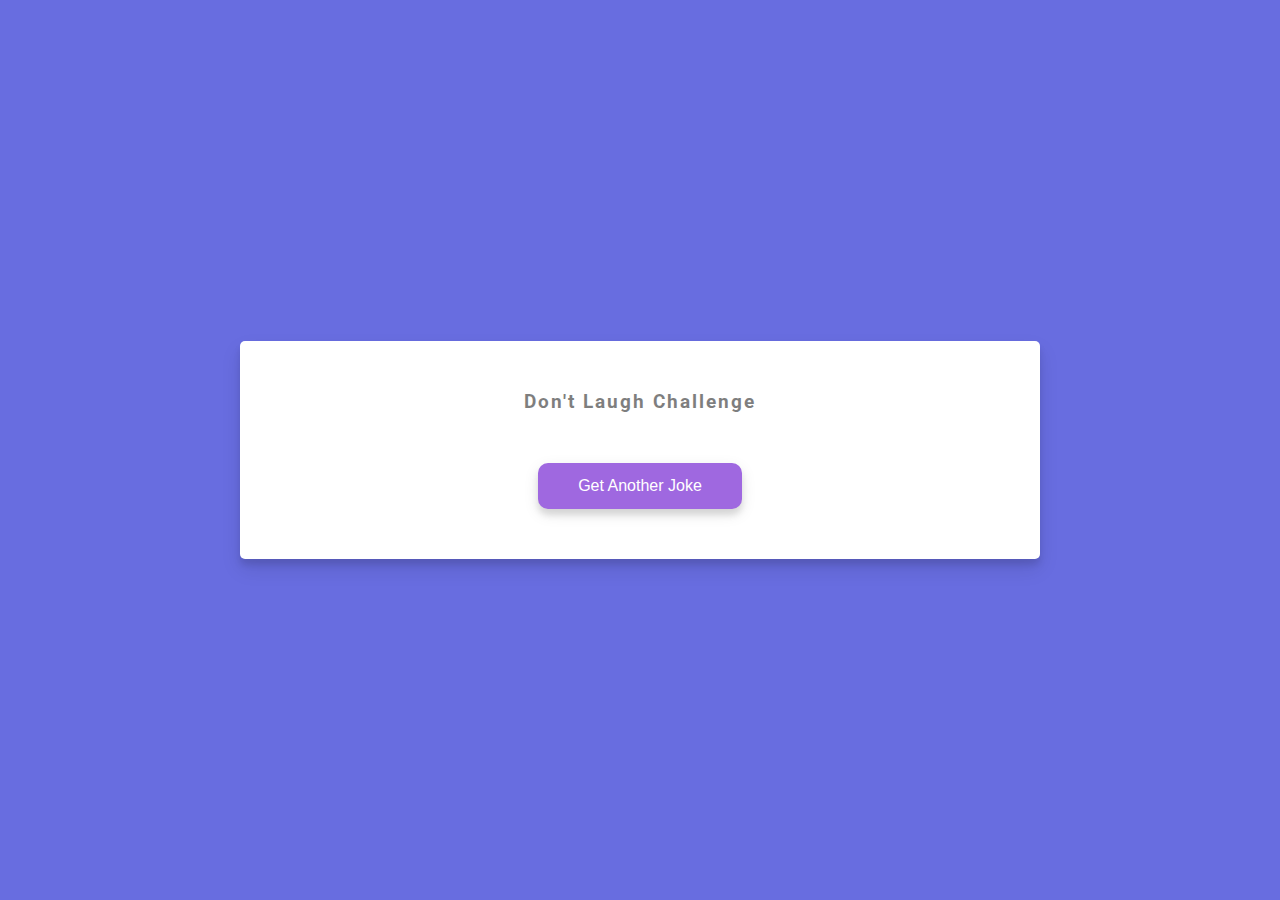
<file: dad-jokes/index.html>
<!DOCTYPE html>
<html lang="en">
<head>
    <meta charset="UTF-8">
    <meta http-equiv="X-UA-Compatible" content="IE=edge">
    <meta name="viewport" content="width=device-width, initial-scale=1.0">
    <link rel="stylesheet" href="style.css"/>
    <title>Document</title>
</head>
<body>
    <div class="container">
        <h3>Don't Laugh Challenge</h3>
        <div id="joke" class="joke"></div>
        <button id="jokeBtn" class="btn">Get Another Joke</button>
    </div>
    <script src="script.js"></script>
</body>
</html>
</file>
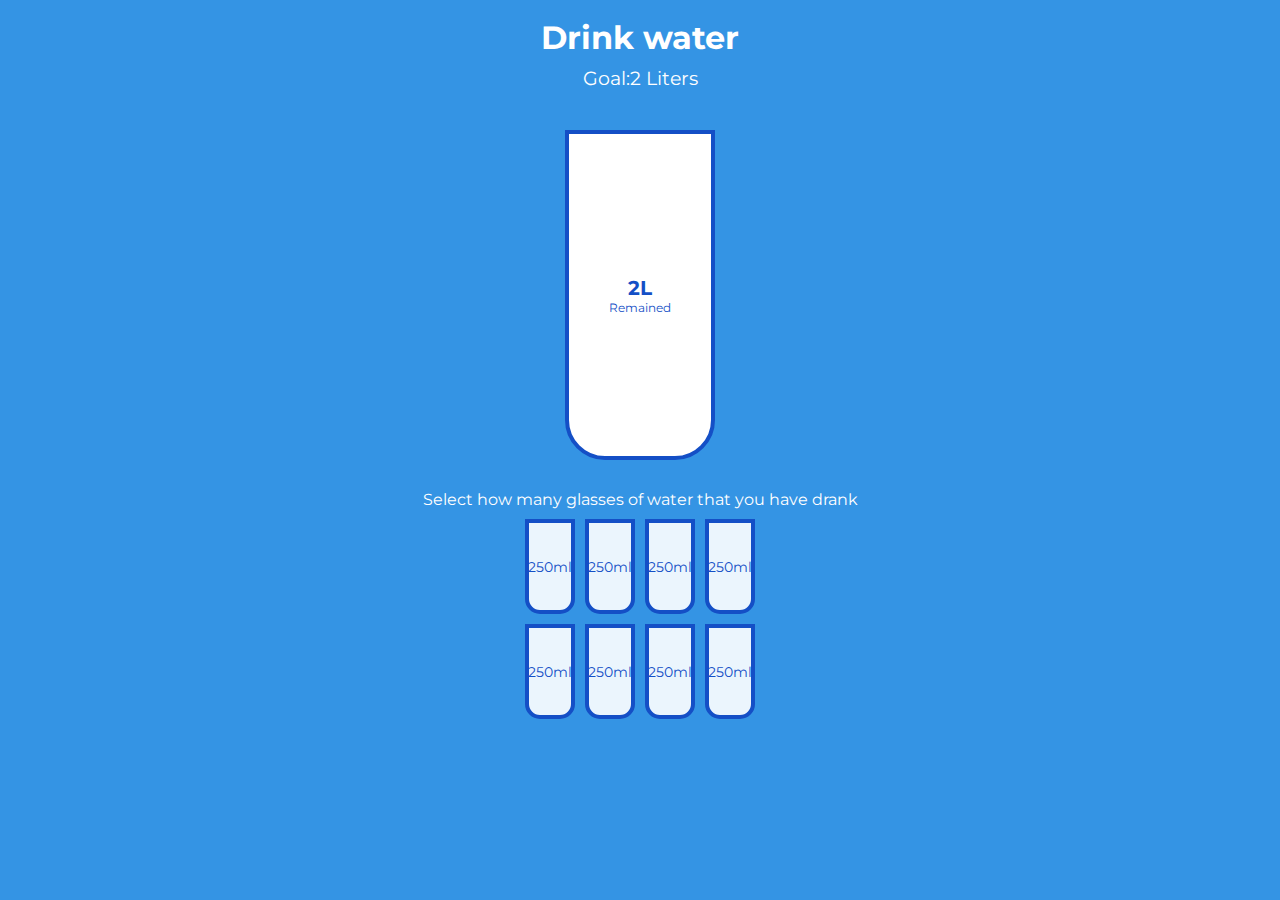
<file: drink-water/index.html>
<!DOCTYPE html>
<html lang="en">
<head>
    <meta charset="UTF-8">
    <meta http-equiv="X-UA-Compatible" content="IE=edge">
    <meta name="viewport" content="width=device-width, initial-scale=1.0">
    <link rel="stylesheet" href="style.css"/>
    <title>Drink water</title>
</head>
<body>
    <h1>Drink water</h1>
    <h3>Goal:2 Liters</h3>
    <div class="cup">
        <div id="remained" class="remained">
            <span id="liters">2L</span>
            <small> Remained</small>
        </div>
      <div class="percentage" id="percentage"></div>
    </div>

    <p class="text">Select how many glasses of water that you have drank</p>
    <div class="cups">
        <div class="cup cup-small">250ml</div>
        <div class="cup cup-small">250ml</div>
        <div class="cup cup-small">250ml</div>
        <div class="cup cup-small">250ml</div>
        <div class="cup cup-small">250ml</div>
        <div class="cup cup-small">250ml</div>
        <div class="cup cup-small">250ml</div>
        <div class="cup cup-small">250ml</div>
    </div>
    <script src="script.js"></script>
</body>
</html>
</file>
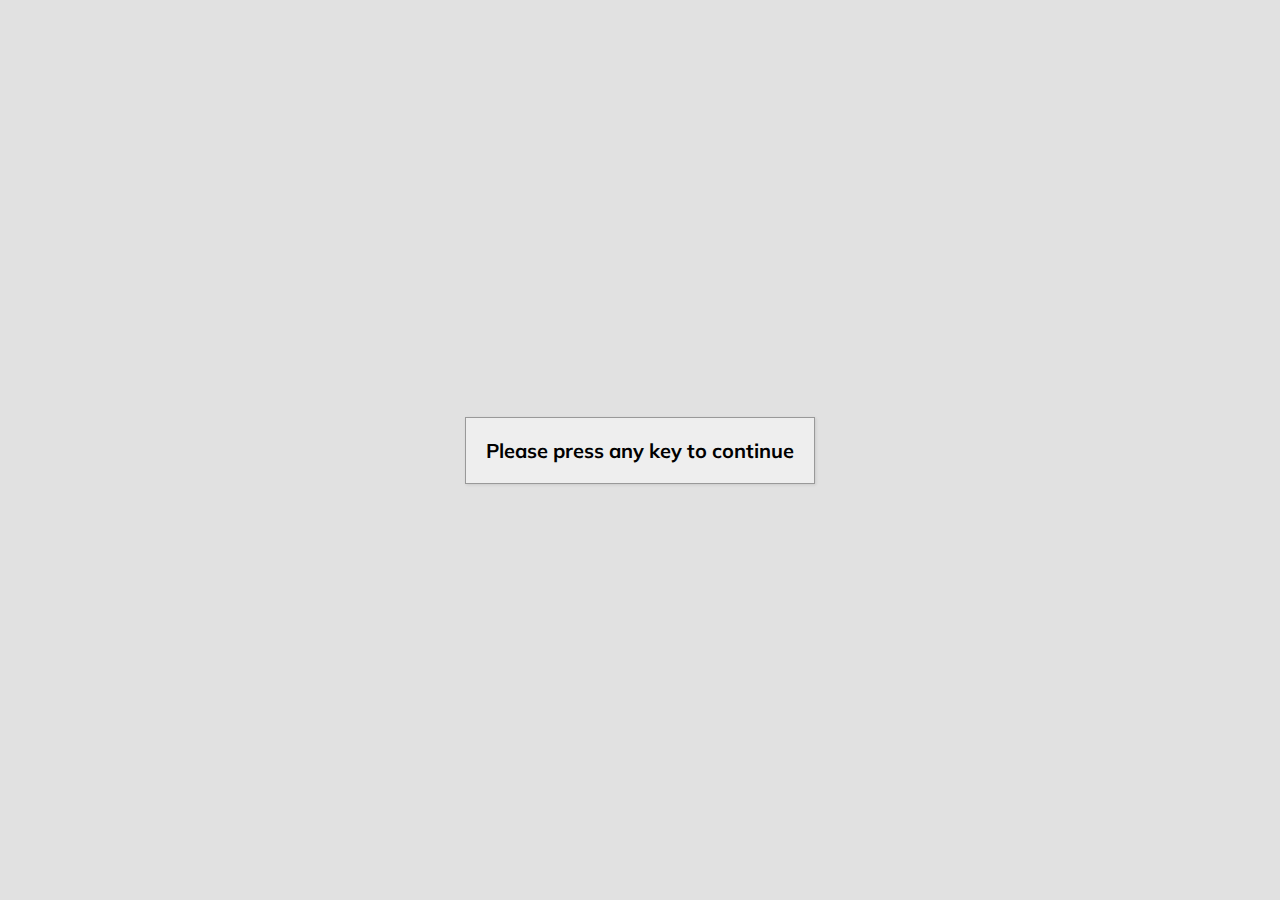
<file: event-keycodes/index.html>
<!DOCTYPE html>
<html lang="en">
<head>
    <meta charset="UTF-8">
    <meta http-equiv="X-UA-Compatible" content="IE=edge">
    <meta name="viewport" content="width=device-width, initial-scale=1.0">
    <link rel="stylesheet" href="style.css"/>
    <title>Event Keycodes</title>
</head>
<body>
    <div id="insert">
        <div class="key">
            Please press any key to continue
        </div>
    </div>
    <script src="script.js"></script>
</body>
</html>
</file>
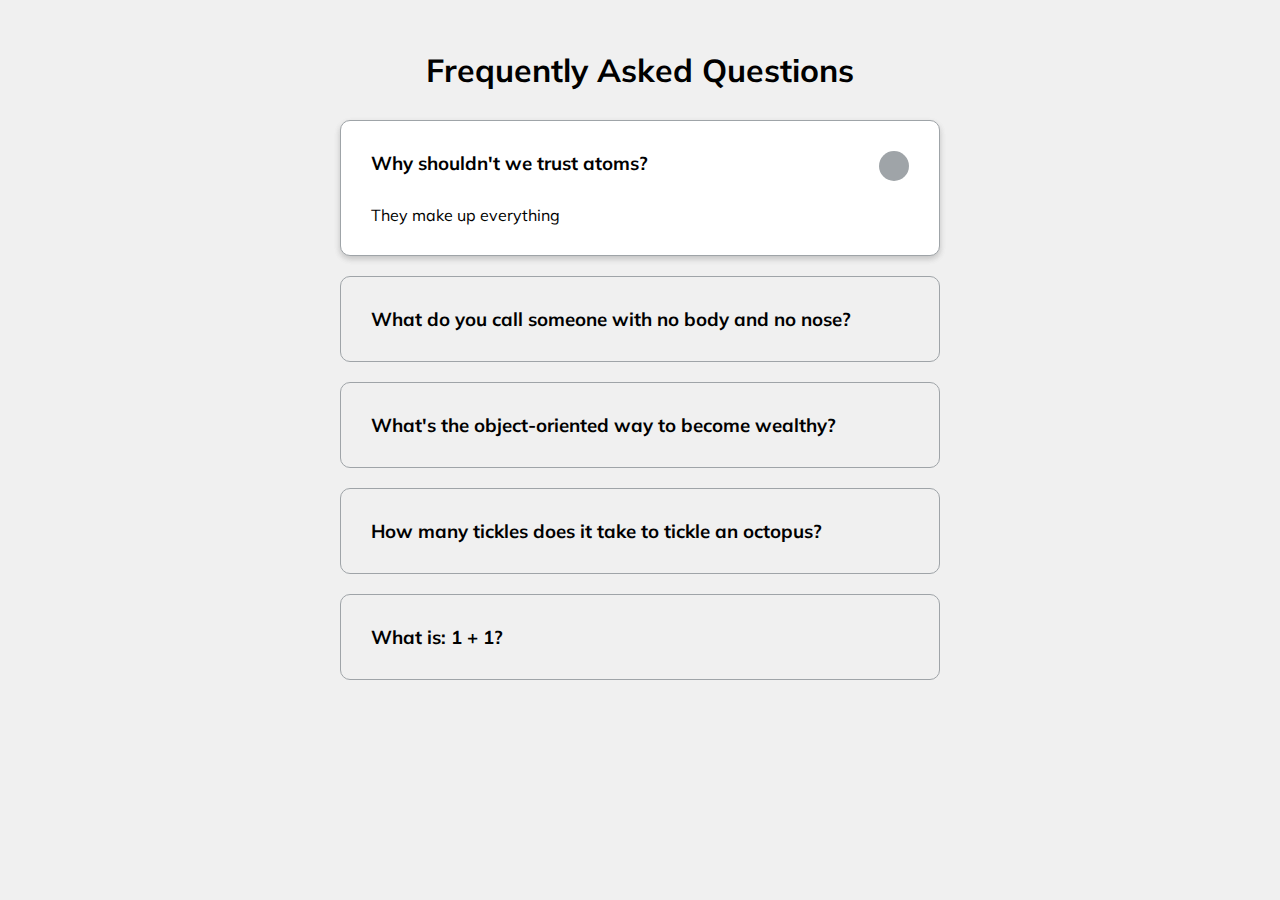
<file: faq-collapse/index.html>
<!DOCTYPE html>
<html lang="en">
  <head>
    <meta charset="UTF-8" />
    <meta name="viewport" content="width=device-width, initial-scale=1.0" />
    <link rel="stylesheet" href="https://cdnjs.cloudflare.com/ajax/libs/font-awesome/5.14.0/css/all.min.css" integrity="sha512-1PKOgIY59xJ8Co8+NE6FZ+LOAZKjy+KY8iq0G4B3CyeY6wYHN3yt9PW0XpSriVlkMXe40PTKnXrLnZ9+fkDaog==" crossorigin="anonymous" />
    <link rel="stylesheet" href="style.css" />
    <title>FAQ</title>
  </head>
  <body>
    <h1>Frequently Asked Questions</h1>
    <div class="faq-container">
      <div class="faq active">
        <h3 class="faq-title">
          Why shouldn't we trust atoms?
        </h3>

        <p class="faq-text">
          They make up everything
        </p>

        <button class="faq-toggle">
          <i class="fas fa-chevron-down"></i>
          <i class="fas fa-times"></i>
        </button>
      </div>

      <div class="faq">
        <h3 class="faq-title">
          What do you call someone with no body and no nose?
        </h3>
        <p class="faq-text">
          Nobody knows.
        </p>
        <button class="faq-toggle">
          <i class="fas fa-chevron-down"></i>
          <i class="fas fa-times"></i>
        </button>
      </div>
      
      <div class="faq">
        <h3 class="faq-title">
          What's the object-oriented way to become wealthy?
        </h3>
        <p class="faq-text">
          Inheritance.
        </p>
        <button class="faq-toggle">
          <i class="fas fa-chevron-down"></i>
          <i class="fas fa-times"></i>
        </button>
      </div>
      
      <div class="faq">
        <h3 class="faq-title">
          How many tickles does it take to tickle an octopus?
        </h3>
        <p class="faq-text">
          Ten-tickles!
        </p>
        <button class="faq-toggle">
          <i class="fas fa-chevron-down"></i>
          <i class="fas fa-times"></i>
        </button>
      </div>
      
      <div class="faq">
        <h3 class="faq-title">
          What is: 1 + 1?
        </h3>
        <p class="faq-text">
          Depends on who are you asking.
        </p>
        <button class="faq-toggle">
          <i class="fas fa-chevron-down"></i>
          <i class="fas fa-times"></i>
        </button>
      </div>
    </div>
    <script src="script.js"></script>
  </body>
</html>
</file>
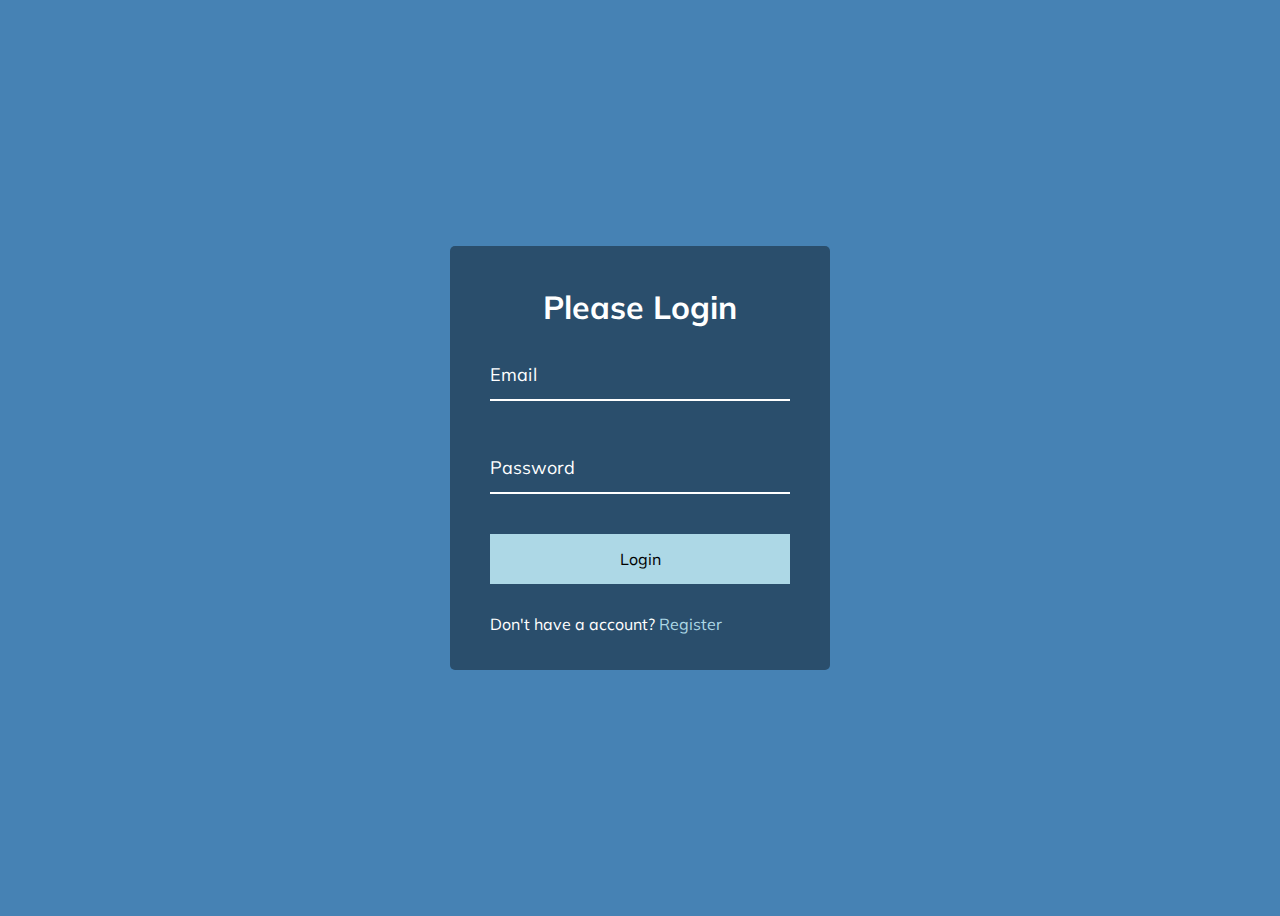
<file: form-input-wave/index.html>
<!DOCTYPE html>
<html lang="en">
<head>
    <meta charset="UTF-8">
    <meta http-equiv="X-UA-Compatible" content="IE=edge">
    <meta name="viewport" content="width=device-width, initial-scale=1.0">
    <link rel="stylesheet" href="style.css"/>
    <title>form wave</title>
</head>
<body>
    <div class="container">
        <h1> Please Login</h1>
        <form>
            <div class="form-control">
                <input type="text" required/>
                <label>Email</label>
            </div>
            <div class="form-control">
                <input type="text" required/>
                <label>Password</label>
            </div>
            <button class="btn">Login</button>
            <p class="text">Don't have a  account?
                <a href="#">Register</a>
            </p>
        </form>
    </div>
    <script src="script.js"></script>
</body>
</html>
</file>
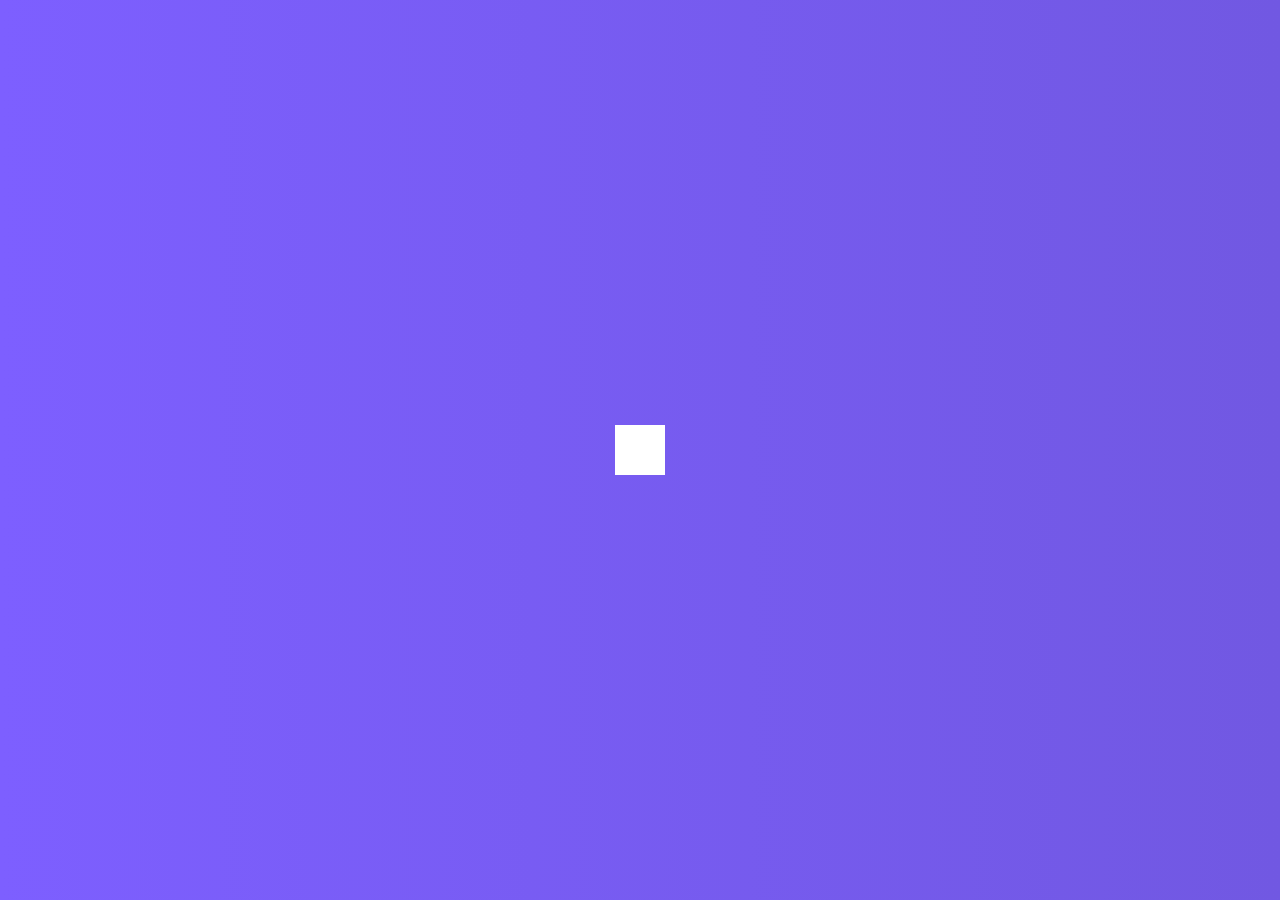
<file: hidden-search/index.html>
<!DOCTYPE html>
<html lang="en">
<head>
    <meta charset="UTF-8">
    <meta http-equiv="X-UA-Compatible" content="IE=edge">
    <meta name="viewport" content="width=device-width, initial-scale=1.0">
    <link rel="stylesheet" href="https://cdnjs.cloudflare.com/ajax/libs/font-awesome/5.14.0/css/all.min.css" integrity="sha512-1PKOgIY59xJ8Co8+NE6FZ+LOAZKjy+KY8iq0G4B3CyeY6wYHN3yt9PW0XpSriVlkMXe40PTKnXrLnZ9+fkDaog==" crossorigin="anonymous" />
    <link rel="stylesheet" href="style.css"/>
    <title>Document</title>
</head>
<body>
    <div class="search">
        <input type="text" class="input" placeholder="Search..."/>
        <button class="btn">
            <i class="fas fa-search"></i>
        </button>
    </div>
    <script src="script.js"></script>
</body>
</html>
</file>
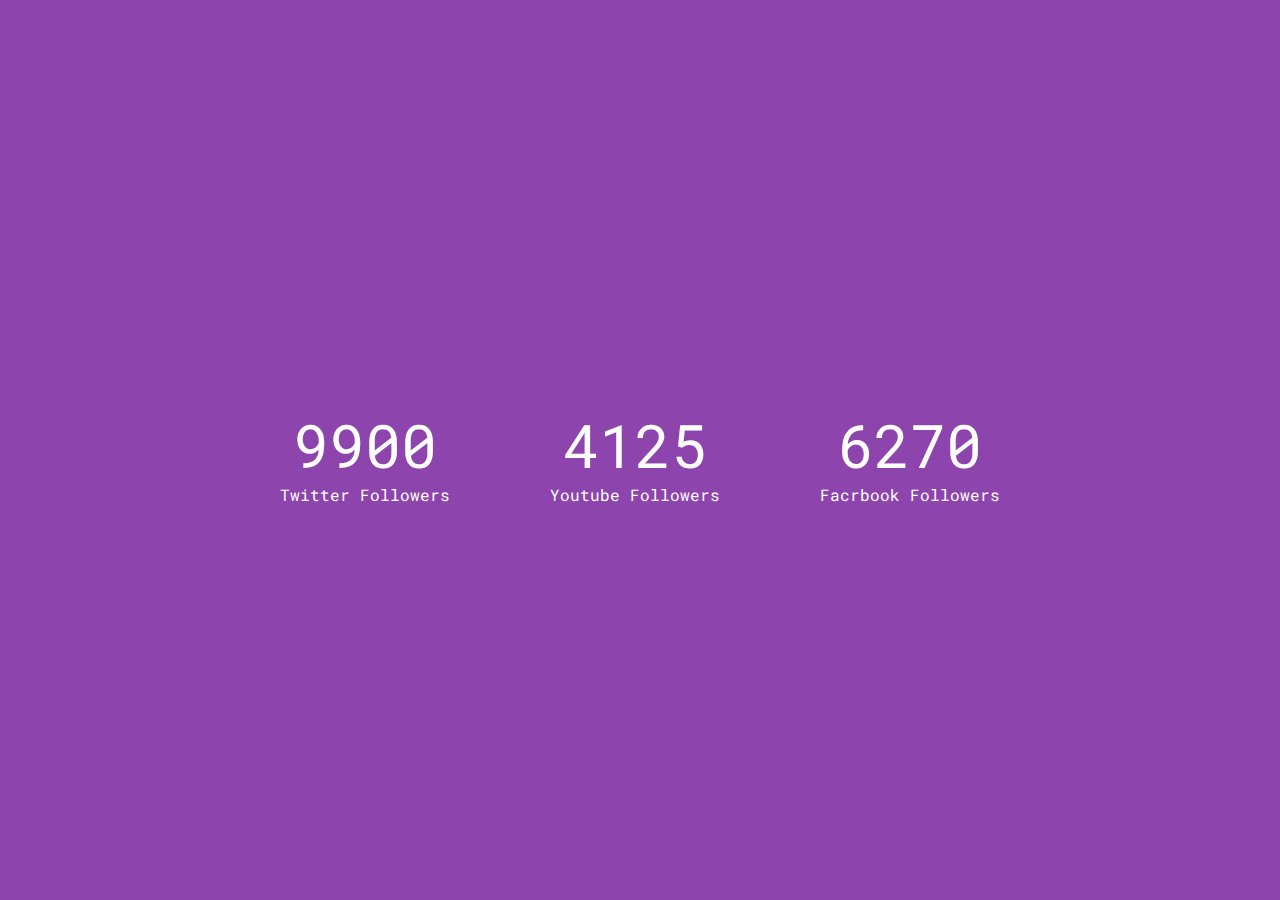
<file: increment-counter/index.html>
<!DOCTYPE html>
<html lang="en">
<head>
    <meta charset="UTF-8">
    <meta http-equiv="X-UA-Compatible" content="IE=edge">
    <meta name="viewport" content="width=device-width, initial-scale=1.0">
    <link rel="stylesheet" href="https://cdnjs.cloudflare.com/ajax/libs/font-awesome/5.14.0/css/all.min.css" integrity="sha512-1PKOgIY59xJ8Co8+NE6FZ+LOAZKjy+KY8iq0G4B3CyeY6wYHN3yt9PW0XpSriVlkMXe40PTKnXrLnZ9+fkDaog==" crossorigin="anonymous" />
    <link rel="stylesheet" href="style.css" />
    <title>Increment Counter</title>
</head>
<body>
    <div class="counter-container">
        <i class="fab fa-twitter fa-3x"></i>
        <div class="counter" data-target="12000"></div>
        <span>Twitter Followers</span>
    </div>

    <div class="counter-container">
        <i class="fab fa-youtube fa-3x"></i>
        <div class="counter" data-target="5000"></div>
        <span>Youtube Followers</span>
    </div>

    <div class="counter-container">
        <i class="fab fa-facebook fa-3x"></i>
        <div class="counter" data-target="7500"></div>
        <span>Facrbook Followers</span>
    </div>
    <script src="script.js"></script>
</body>
</html>
</file>
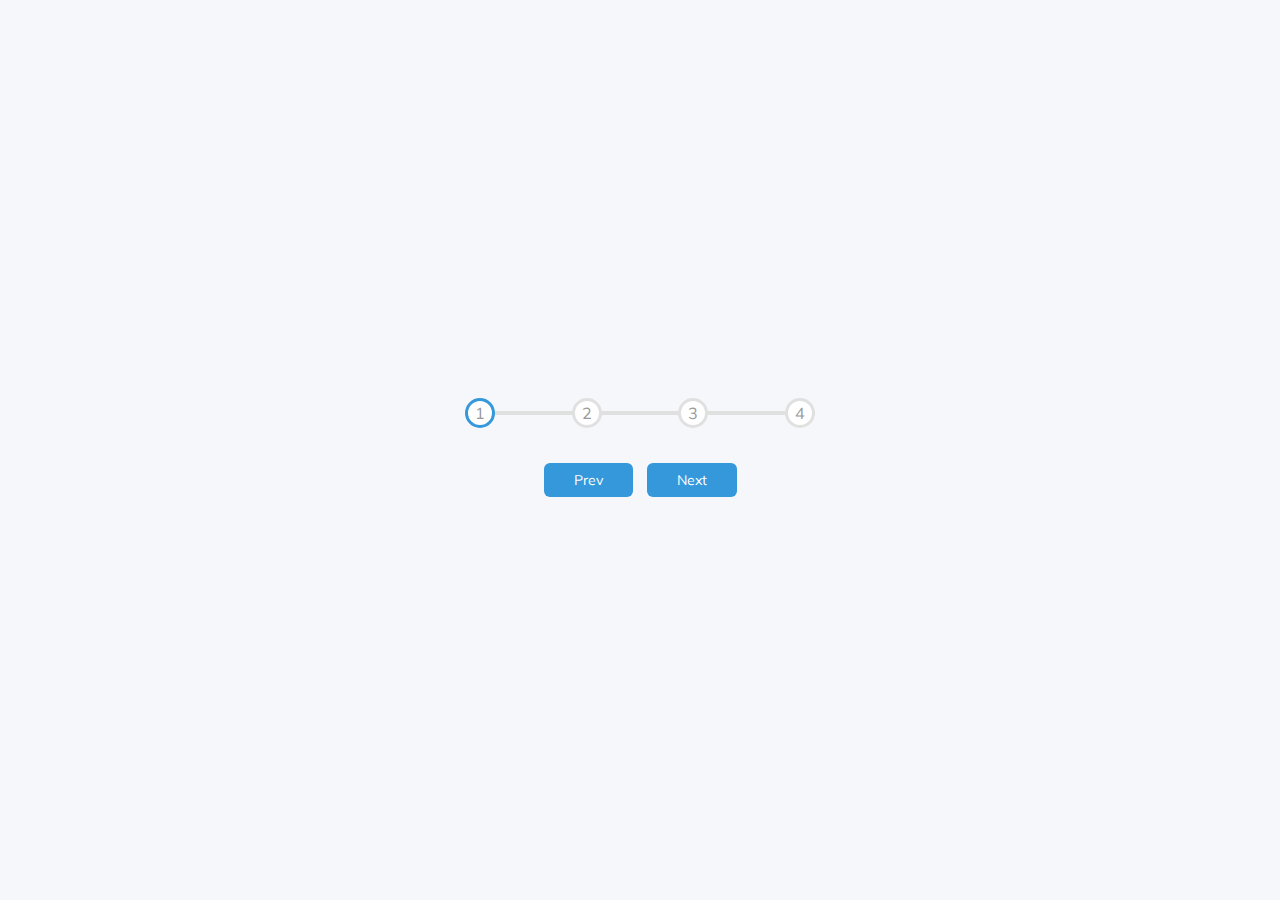
<file: progress-steps/index.html>
<!DOCTYPE html>
<html lang="en">
<head>
    <meta charset="UTF-8">
    <meta http-equiv="X-UA-Compatible" content="IE=edge">
    <meta name="viewport" content="width=device-width, initial-scale=1.0">
    <link rel="stylesheet" href="style.css" />
    <title>progress steps</title>
</head>
<body>
    <div class="container">
        <div class="progress-container">
            <div class="progress" id="progress"></div>
            <div class="circle active">1</div> 
            <div class="circle">2</div>
            <div class="circle">3</div>
            <div class="circle">4</div>
        </div>
        <button class="btn" id="prev">Prev</button>
        <button class="btn" id="next">Next</button>
    </div>
    <script src="script.js"></script>
</body>
</html>
</file>
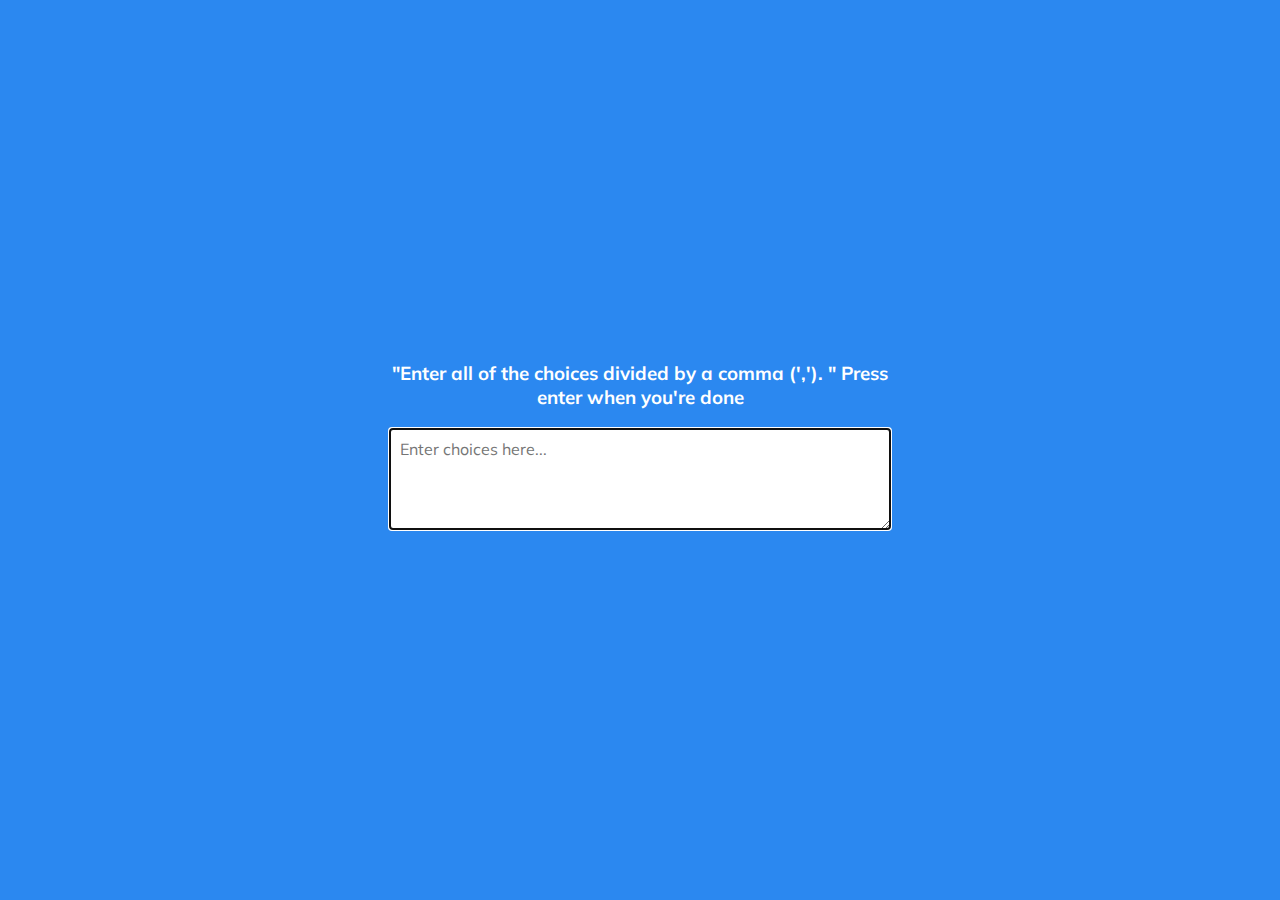
<file: random-choice-picker/index.html>
<!DOCTYPE html>
<html lang="en">
<head>
    <meta charset="UTF-8">
    <meta http-equiv="X-UA-Compatible" content="IE=edge">
    <meta name="viewport" content="width=device-width, initial-scale=1.0">
    <link rel="stylesheet" href="style.css"/>
    <title>Random choice picker</title>
</head>
<body>
    <div class="container">
        <h3>
            "Enter all of the choices divided by a comma (','). "
            Press enter when you're done
        </h3>
        <textarea placeholder="Enter choices here..." id="textarea"></textarea>
        <div id="tags">

        </div>
    </div>
    <script src="script.js"></script>
</body>
</html>
</file>
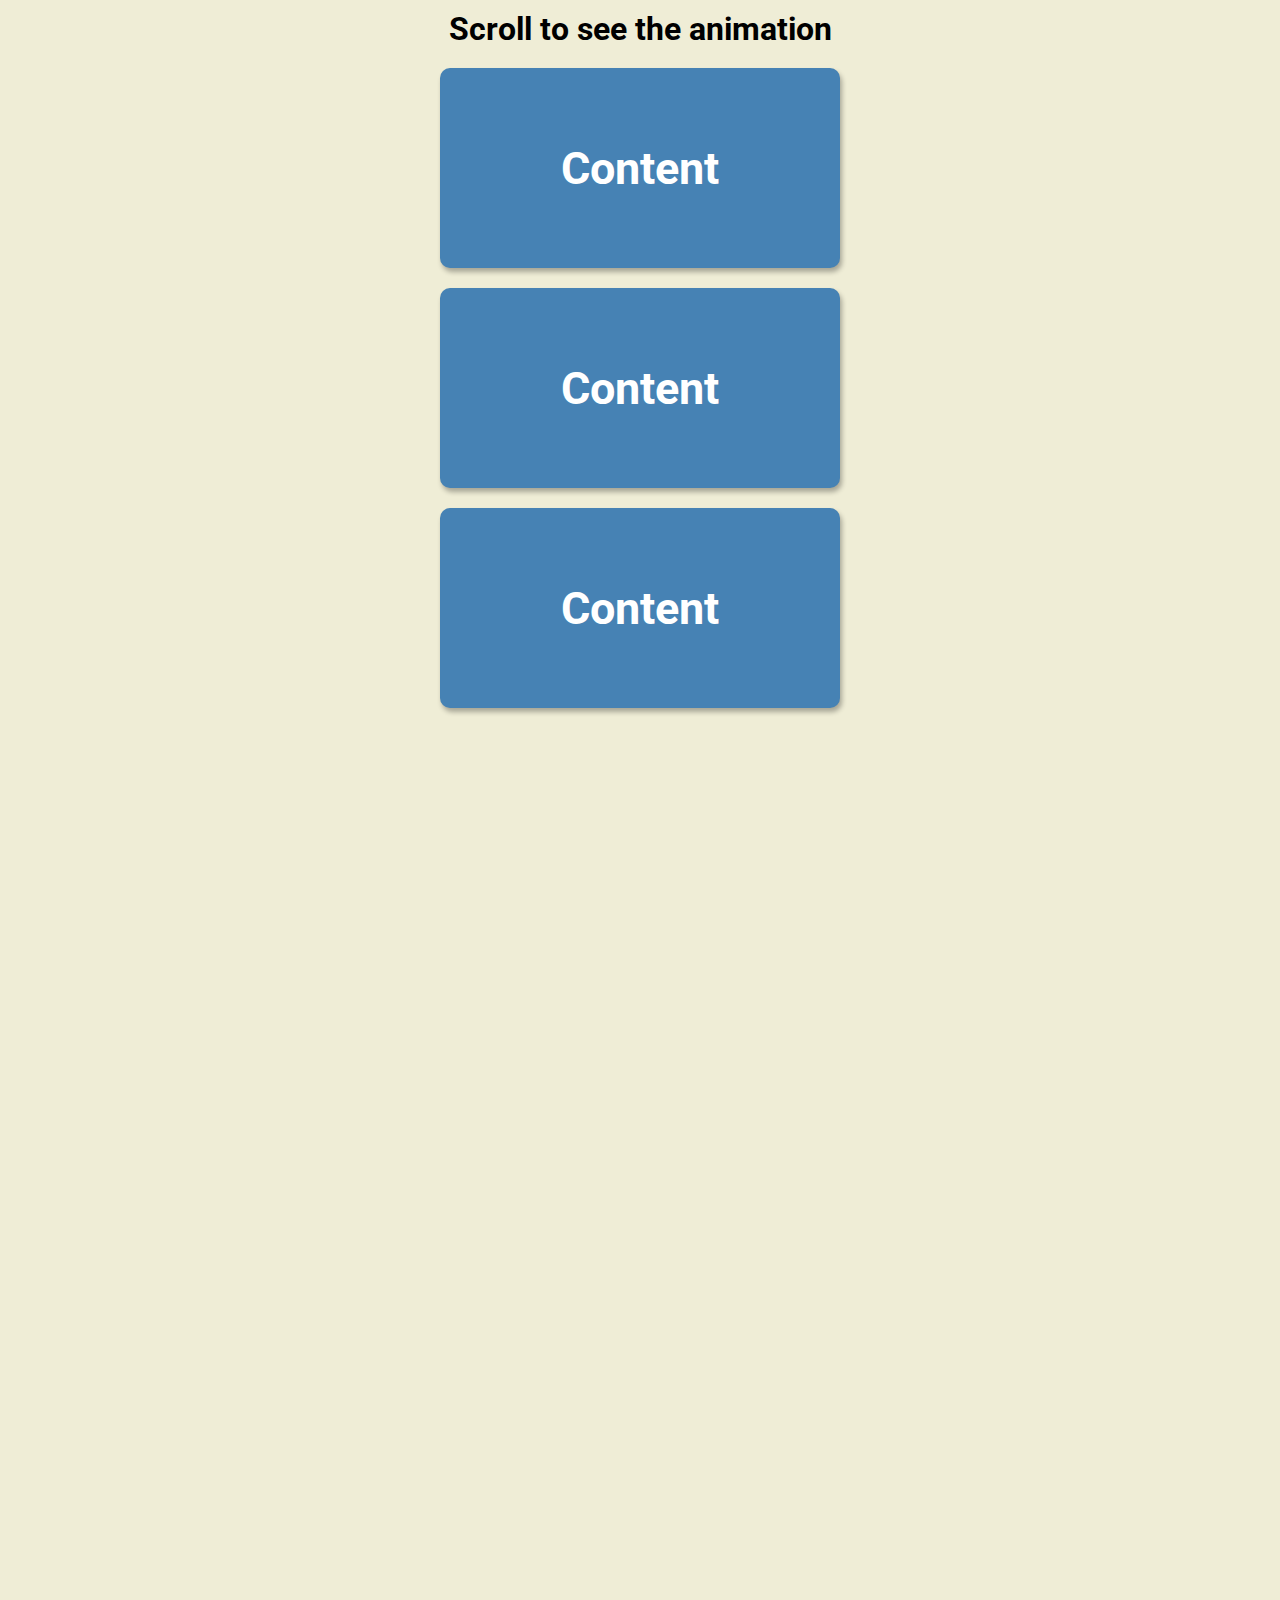
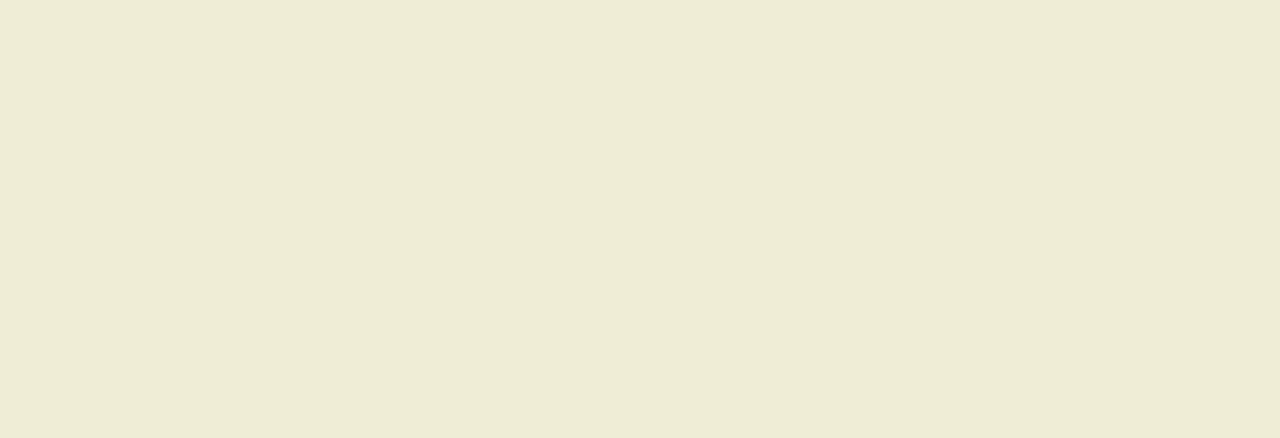
<file: scroll-animation/index.html>
<!DOCTYPE html>
<html lang="en">
<head>
    <meta charset="UTF-8">
    <meta http-equiv="X-UA-Compatible" content="IE=edge">
    <meta name="viewport" content="width=device-width, initial-scale=1.0">
    <link rel="stylesheet" href="style.css"/>
    <title>Scroll Animation</title>
</head>
<body>
    <h1>Scroll to see the animation</h1>
    <div class="box show">
        <h2>Content</h2>
    </div>
    <div class="box show">
        <h2>Content</h2>
    </div>
    <div class="box show">
        <h2>Content</h2>
    </div>
    <div class="box">
        <h2>Content</h2>
    </div>
    <div class="box">
        <h2>Content</h2>
    </div>
    <div class="box">
        <h2>Content</h2>
    </div>
    <div class="box">
        <h2>Content</h2>
    </div>
    <div class="box">
        <h2>Content</h2>
    </div>
    <div class="box">
        <h2>Content</h2>
    </div>
    <script src="script.js"></script>
</body>
</html>
</file>
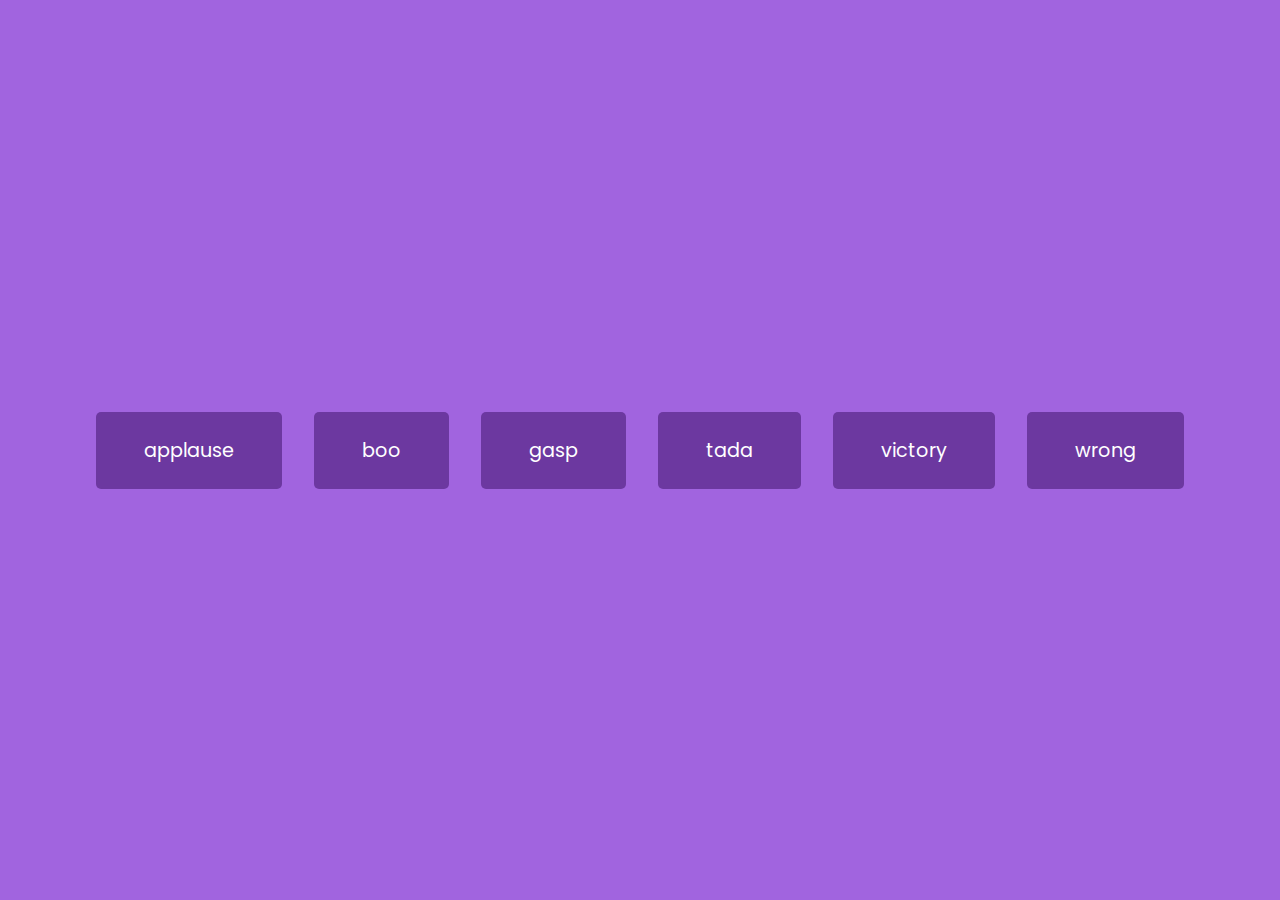
<file: sound-board/index.html>
<!DOCTYPE html>
<html lang="en">
<head>
    <meta charset="UTF-8">
    <meta http-equiv="X-UA-Compatible" content="IE=edge">
    <meta name="viewport" content="width=device-width, initial-scale=1.0">
    <link rel="stylesheet" href="style.css"/>
    <title>Sound Board</title>
</head>
<body>
    <audio id="applause" src="https://50projects50days.com/projects/sound-board/sounds/applause.mp3"></audio>
    <audio id="boo" src="https://50projects50days.com/projects/sound-board/sounds/boo.mp3"></audio>
    <audio id="gasp" src="https://50projects50days.com/projects/sound-board/sounds/gasp.mp3"></audio>
    <audio id="tada" src="https://50projects50days.com/projects/sound-board/sounds/tada.mp3"></audio>
    <audio id="victory" src="https://50projects50days.com/projects/sound-board/sounds/victory.mp3"></audio>
    <audio id="wrong" src="https://50projects50days.com/projects/sound-board/sounds/wrong.mp3"></audio>

    <div id="buttons">
        <!-- <button class="btn">applause</button>
        <button class="btn">boo</button>
        <button class="btn">gasp</button>
        <button class="btn">toda</button>
        <button class="btn">victory</button>
        <button class="btn">wrong</button> -->
    </div>
    <script src="script.js"></script>
</body>
</html>
</file>
<file: dad-jokes/style.css>
@import url('https://fonts.googleapis.com/css2?family=Roboto:wght@400;700&display=swap');

* {
    box-sizing: border-box;
}

body {
    background-color: #686de0;
    font-family: 'Roboto', sans-serif;
    display: flex;
    flex-direction: column;
    align-items: center;
    justify-content: center;
    height: 100vh;
    overflow: hidden;
    margin: 0;
    padding: 20px;
}

.container {
    background-color: #fff;
    box-shadow: 0 10px 20px rgba(0, 0, 0, 0.1), 0 6px 6px rgba(0, 0, 0, 0.1);
    border-radius: 5px;;
    text-align: center;
    max-width: 100%;
    width: 800px;
    padding: 50px 20px;
}


h3 {
    margin: 0;
    opacity: 0.5;
    letter-spacing: 2px;
}

.btn{
    background: #9f68e0;
    border: 0;
    border-radius: 10px;
    color: #fff;
    padding: 14px 40px;
    cursor: pointer;
    box-shadow: 0 5px 15px rgba(0, 0, 0, 0.1), 0 6px 6px rgba(0, 0, 0, 0.1);
    padding: 14px 40px;
    font-size: 16px;
}
.btn:active {
    transform: scale(0.98);
}

.btn:focus {
    outline: 0;
}

.joke {
    margin: 50px auto;
    font-size: 30px;
    letter-spacing: 1px;
    line-height: 40px;
    max-width: 600px;
}
</file>
<file: drink-water/style.css>
@import url('https://fonts.googleapis.com/css?family=Montserrat:400,600&display=swap');

:root {
  --border-color: #144fc6;
  --fill-color: #6ab3f8;
}

* {
    box-sizing: border-box;
}

body {
    background-color: #3494e4;
    color: #fff;
    font-family: 'Montserrat', sans-serif;
    display: flex;
    flex-direction: column;
    align-items: center;
    margin-bottom: 40px;
  }

  h1 {
    margin: 10px 0 0;
  }
  
  h3 {
    font-weight: 400;
    margin: 10px 0;
  }

.cup {
    background-color: #fff;
    border: 4px solid var(--border-color);
    color: var(--border-color);
    border-radius: 0 0 40px 40px;
    height: 330px;
    width: 150px;
    margin: 30px 0;
    display: flex;
    flex-direction: column;
    overflow: hidden;
}  

.cup.cup-small {
    height: 95px;
    width: 50px;
    border-radius: 0 0 15px 15px;
    background-color: rgba(255, 255, 255, 0.9);
    cursor: pointer;
    font-size: 14px;
    align-items: center;
    justify-content: center;
    text-align: center;
    margin: 5px;
    transition: 0.3s ease;
  }


.cup.cup-small.full {
    background-color: var(--fill-color);
    color: #fff;
  }

  .cups {
    display: flex;
    flex-wrap: wrap;
    align-items: center;
    justify-content: center;
    width: 280px;
  }

  .remained {
    display: flex;
    flex-direction: column;
    align-items: center;
    justify-content: center;
    text-align: center;
    flex: 1;
    transition: 0.3s ease;
  }

  .remained span {
    font-size: 20px;
    font-weight: bold;
  }
  
  .remained small {
    font-size: 12px;
  }

  .percentage {
    background-color: var(--fill-color);
    display: flex;
    align-items: center;
    justify-content: center;
    font-weight: bold;
    font-size: 30px;
    height: 0;
    transition: 0.3s ease;
  }

  .text {
    text-align: center;
    margin: 0 0 5px;
  }
</file>
<file: event-keycodes/style.css>
@import url('https://fonts.googleapis.com/css?family=Muli&display=swap');

* {
  box-sizing: border-box;
}

body {
    background-color: #e1e1e1;
    font-family: 'Muli',sans-serif;
    display: flex;
    align-items: center;
    justify-content: center;
    height: 100vh;
    overflow: hidden;
    margin: 0;
}

.key {
    background-color: #eeeeee;
    border: 1px solid #999;
    box-shadow: 1px 1px 3px rgba(0, 0, 0, 0.1);
    display:inline-flex;
    align-items: center;
    font-size: 20px;
    font-weight: bold;
    padding: 20px;
    flex-direction: column;
    margin: 10px;
    min-width: 150px;
    position: relative;

}

.key small {
    position: absolute;
    top: -24px;
    left: 0;
    text-align: center;
    width: 100%;
    color: #555;
    font-size: 14px;
  }
</file>
<file: faq-collapse/style.css>
@import url('https://fonts.googleapis.com/css?family=Muli&display=swap');

* {
  box-sizing: border-box;
}


body {
    font-family: 'Muli', sans-serif;
  background-color: #f0f0f0;
}

h1 {
    margin: 50px 0 30px;
    text-align: center;
}

.faq-container {
    max-width: 600px;
    margin: 0 auto;
  }

.faq{
    background-color: transparent;
    border: 1px solid #9fa4a8;
    border-radius: 10px;
    margin: 20px 0;
    padding: 30px;
    position: relative;
    overflow: hidden;
    transition: 0.3s ease;
}

.faq.active {
    background-color: #fff;
    box-shadow: 0 3px 6px rgba(0, 0, 0, 0.1), 0 3px 6px rgba(0, 0, 0, 0.1);
  }

.faq.active::before,
.faq.active::after {
    content: '\f075';
    font-family: 'Font Awesome 5 Free';
    color: #2ecc71;
    font-size: 7rem;
    position: absolute;
    opacity: 0.2;
    top: 20px;
    left: 20px;
    z-index: 0;
}

.faq.active::before {
    color: #3498db;
    top: -10px;
    left: -30px;
    transform: rotateY(180deg);
}

.faq-title {
    margin: 0 35px 0 0;
  }

  .faq-text {
    display: none;
    margin: 30px 0 0;
  }

  .faq.active .faq-text {
    display: block;
  }

  
  .faq-toggle {
    background-color: transparent;
    border: 0;
    border-radius: 50%;
    cursor: pointer;
    display: flex;
    align-items: center;
    justify-content: center;
    font-size: 16px;
    padding: 0;
    position: absolute;
    top: 30px;
    right: 30px;
    height: 30px;
    width: 30px;
  }

  .faq-toggle:focus {
    outline: 0;
  }
  
  .faq-toggle .fa-times {
    display: none;
  }

  .faq.active .faq-toggle .fa-times {
    color: #fff;
    display: block;
  }

  .faq.active .faq-toggle .fa-chevron-down {
    display: none;
  }

  .faq.active .faq-toggle {
    background-color: #9fa4a8;
  }
</file>
<file: form-input-wave/style.css>
@import url("https://fonts.googleapis.com/css?family=Muli&display=swap");

* {
  box-sizing: border-box;
}

body {
  background-color: #4682b4;
  color: #fff;
  font-family: "Muli", sans-serif;
  align-items: center;
  justify-content: center;
  height: 100vh;
  overflow: hidden;
  display: flex;
  flex-direction: column;
}

.container {
  background-color: #2a4e6c;
  border-radius: 5px;
  padding: 20px 40px;
}

h1 {
  text-align: center;
  color: #fff;
}

.form-control {
  position: relative;
  width: 300px;
  margin: 20px 0px 40px;
}

.form-control input {
  background-color: transparent;
  border: 0;
  border-bottom: 2px #fff solid;
  display: block;
  width: 100%;
  padding: 15px 0;
  font-size: 18px;
  color: #fff;
}

.form-control input:focus,
.form-control input:valid {
  outline: 0;
  border-bottom-color: lightblue;
}

.form-control label {
  position: absolute;
  top: 15px;
  left: 0;
}

.form-control label span {
  display: inline-block;
  font-size: 18px;
  min-width: 5px;
  transition: 0.3s cubic-bezier(0.68, -0.55, 0.265, 1.55);
}

.form-control input:focus + label span,
.form-control input:valid + label span {
  color: lightblue;
  transform: translateY(-30px);
}

.btn {
  cursor: pointer;
  display: inline-block;
  width: 100%;
  font-family: inherit;
  font-size: 16px;
  border: 0;
  padding: 15px;
  background: #add8e6;
}

.btn:focus {
  outline: 0;
}

.btn:active {
  transform: scale(0.98);
}

.text {
  margin-top: 30px;
}

a {
  text-decoration: none;
  color: #add8e6;
}
</file>
<file: hidden-search/style.css>
@import url("https://fonts.googleapis.com/css2?family=Roboto:wght@400;700&display=swap");

* {
  box-sizing: border-box;
}

body {
    background-image: linear-gradient(90deg, #7d5fff, #7158e2);
    font-family: 'Roboto', sans-serif;
    display: flex;
    align-items: center;
    justify-content: center;
    height: 100vh;
    overflow: hidden;
    margin: 0;
}

.search {
    position: relative;
    height: 50px;
}

.search .input {
    background-color: #fff;
    border: 0;
    font-size: 18px;
    padding: 15px;
    height: 50px;
    width: 50px;
    transition: width 0.3s ease;
}

.btn {
    background-color: #fff;
    border: 0;
    cursor: pointer;
    font-size: 24px;
    position: absolute;
    top: 0;
    left: 0;
    height: 50px;
    width: 50px;
    transition: transform 0.3s ease;
}

.btn:focus,
.input:focus {
    outline: none;
}

.search.active .input {
    width: 200px;
}

.search.active .btn {
    transform: translateX(198px);
}
</file>
<file: increment-counter/style.css>
@import url('https://fonts.googleapis.com/css?family=Roboto+Mono&display=swap');


* {
    box-sizing: border-box;
}

body {
    display: flex;
    align-items: center;
    justify-content: center;
    height: 100vh;
    overflow: hidden;
    margin: 0;
    background-color: #8e44ad;
    color: #fff;
    font-family: 'Roboto Mono', sans-serif;
}

.counter-container {
    display: flex;
    flex-direction: column;
    justify-content: center;
    text-align: center;
    margin: 30px 50px;
}

.counter {
    font-size: 60px;
    margin-top: 10px;
  }
  
  @media (max-width: 580px) {
    body {
      flex-direction: column;
    }
  }
</file>
<file: progress-steps/style.css>
@import url('https://fonts.googleapis.com/css?family=Muli&display=swap');

:root {
    --line-border-fill: #3498db;
    --line-border-empty: #e0e0e0;
  }

*{
    box-sizing: border-box;
}

body{
    background-color: #f6f7fb;
    font-family: 'Muli', sans-serif;
    display: flex;
    align-items: center;
    justify-content: center;
    height: 100vh;
    overflow: hidden;
    margin: 0;
}

.container{
    text-align: center;
}

.progress-container{
    display: flex;
    justify-content: space-between;
    position: relative;
    margin-bottom: 30px;
    max-width: 100%;
    width: 350px;
}

.progress-container::before{
    content: '';
    background-color: var(--line-border-empty);
    position: absolute;
    top: 50%;
    left: 0;
    transform: translateY(-50%);
    height: 4px;
    width: 100%;
    z-index: -1;
}

.progress{
    background-color: var(--line-border-fill);
    position: absolute;
    top: 50%;
    left:0;
    transform: translateY(-50%);
    height: 4px;
    width: 0%;
    z-index: -1;
    transition: 0.4s ease;
}

.circle{
    background-color: #fff;
    color: #999;
    border-radius: 50%;
    height: 30px;
    width: 30px;
    display: flex;
    align-items: center;
    justify-content: center;
    border: 3px solid var(--line-border-empty);
    transition: 0.4s ease;
}

.circle.active {
    border-color: var(--line-border-fill);
}

.btn {
    background-color: var(--line-border-fill);
    color: #fff;
    border: 0;
    border-radius: 6px;
    cursor: pointer;
    font-family: inherit;
    padding: 8px 30px;
    margin: 5px;
    font-size: 14px;

}

.btn:active{
    transform: scale(0.98);
}

.btn:focus {
    outline: 0;
}

.btn:disabled {
    background-color: var(--line-border-empty);
    cursor: not-allowed;
}
</file>
<file: random-choice-picker/style.css>
@import url('https://fonts.googleapis.com/css?family=Muli&display=swap');

* {
  box-sizing: border-box;
}

body {
    background-color: #2b88f0;
    font-family: 'Muli', sans-serif;
    display: flex;
    flex-direction: column;
    align-items: center;
    justify-content: center;
    height: 100vh;
    overflow: hidden;
    margin: 0;
  }
  

  h3 {
    color: #fff;
    margin: 10px 0 20px;
    text-align: center;
  }

  .container {
    width: 500px;
  }

  textarea {
    border: none;
    display: block;
    width: 100%;
    height: 100px;
    font-family: inherit;
    padding: 10px;
    margin: 0 0 20px;
    font-size: 16px;
  }

  .tag {
    background-color: #f0932b;
    color: #fff;
    border-radius: 50px;
    padding: 10px 20px;
    margin: 0 5px 10px 0;
    font-size: 14px;
    display: inline-block;
  }
  
  .tag.highlight {
    background-color: #273c75;
  }
</file>
<file: scroll-animation/style.css>
@import url('https://fonts.googleapis.com/css2?family=Roboto:wght@400;700&display=swap');

* {
    box-sizing: border-box;
}

body {
    background-color: #efedd6;
    font-family: 'Roboto',sans-serif;
    display: flex;
    flex-direction: column;
    align-items: center;
    justify-content: center;
    margin: 0;
    overflow-x: hidden;
}

h1 {
    margin: 10px;
}

.box {
    display: flex;
    align-items: center;
    justify-content: center;
    width: 400px;
    height: 200px;
    background-color: #4682b4;
    margin: 10px;
    border-radius: 10px;
    box-shadow: 2px 4px 5px rgba(0, 0, 0, 0.3);
    color: #fff;
    transform: translateX(400%);
    transition: transform 0.4s ease;
}

.box:nth-of-type(even) {
    transform: translateX(-400%);
}

.box.show {
    transform: translateX(0);
}

.box h2 {
    font-size: 45px;
  }
</file>
<file: sound-board/style.css>
@import url('https://fonts.googleapis.com/css2?family=Poppins:wght@200;400&display=swap');

* {
    box-sizing: border-box;
}

body {
    background-color: rgb(161, 100, 223);
    font-family: 'Poppins', sans-serif;
    display: flex;
    flex-wrap: wrap;
    align-items: center;
    justify-content: center;
    text-align: center;
    height: 100vh;
    overflow: hidden;
    margin: 0;
}

.btn {
    background-color: #6c38a0;
    border: none;
    border-radius: 5px;
    color: #fff;
    margin: 1rem;
    padding: 1.5rem 3rem;
    font-size: 1.2rem;
    font-family: inherit;
    cursor: pointer;
}

.btn:hover {
    opacity: 0.9;
  }
  
  .btn:focus {
    outline: none;
  }
</file>
